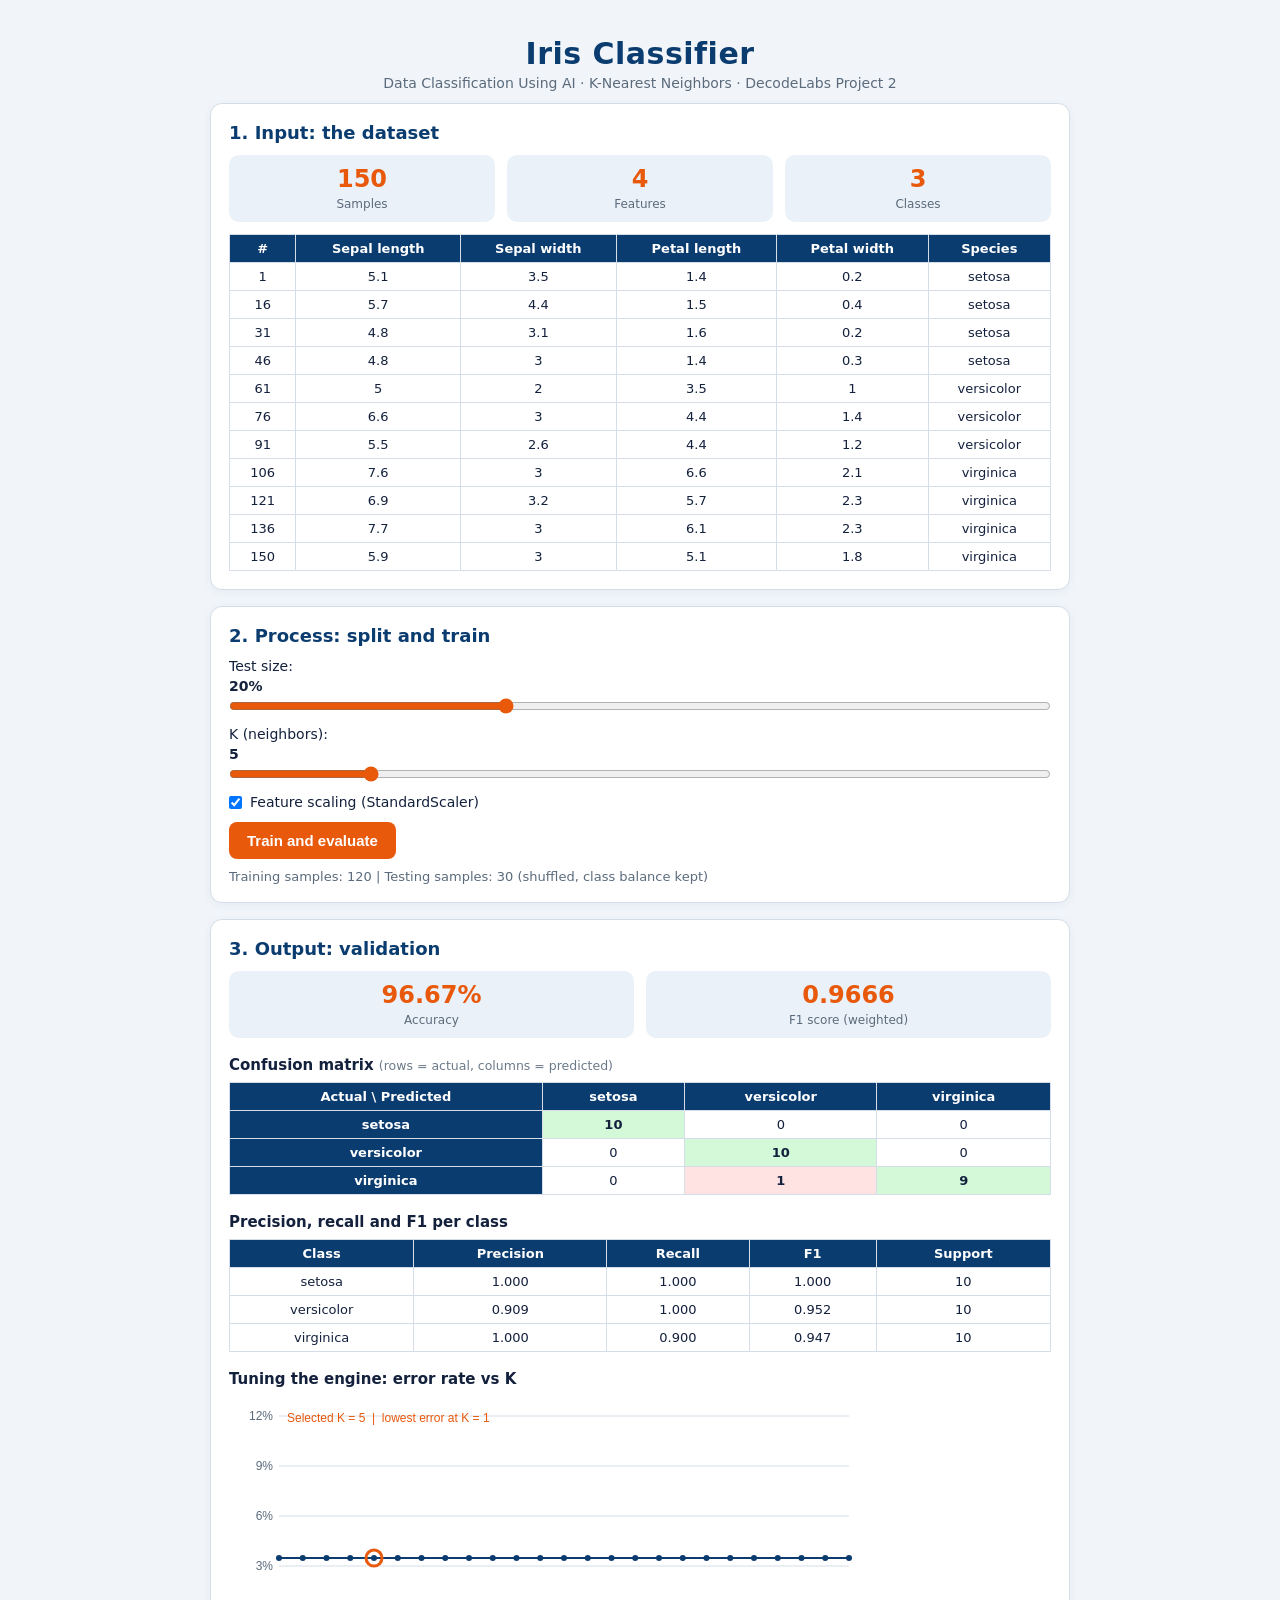
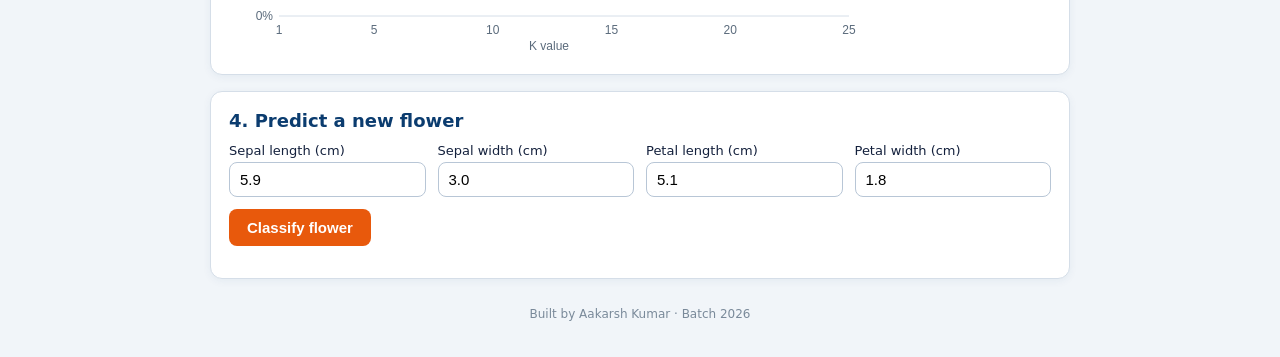
<file: Task-2/index.html>
<!DOCTYPE html>
<html lang="en">
<head>
  <meta charset="UTF-8" />
  <meta name="viewport" content="width=device-width, initial-scale=1.0" />
  <title>Iris Classifier | DecodeLabs Project 2</title>
  <link rel="stylesheet" href="style.css" />
</head>
<body>
  <main class="wrap">
    <header>
      <h1>Iris Classifier</h1>
      <p>Data Classification Using AI · K-Nearest Neighbors · DecodeLabs Project 2</p>
    </header>

    <section class="card">
      <h2>1. Input: the dataset</h2>
      <div class="stats">
        <div><b>150</b><span>Samples</span></div>
        <div><b>4</b><span>Features</span></div>
        <div><b>3</b><span>Classes</span></div>
      </div>
      <div class="table-scroll">
        <table id="preview"></table>
      </div>
    </section>

    <section class="card">
      <h2>2. Process: split and train</h2>
      <div class="controls">
        <label>Test size: <b id="split-label">20%</b>
          <input type="range" id="split" min="10" max="40" step="5" value="20" />
        </label>
        <label>K (neighbors): <b id="k-label">5</b>
          <input type="range" id="k" min="1" max="25" step="1" value="5" />
        </label>
        <label class="check"><input type="checkbox" id="scale" checked /> Feature scaling (StandardScaler)</label>
        <button id="train-btn">Train and evaluate</button>
      </div>
      <p id="split-info" class="note"></p>
    </section>

    <section class="card" id="results" hidden>
      <h2>3. Output: validation</h2>
      <div class="stats">
        <div><b id="acc">-</b><span>Accuracy</span></div>
        <div><b id="f1">-</b><span>F1 score (weighted)</span></div>
      </div>

      <h3>Confusion matrix <small>(rows = actual, columns = predicted)</small></h3>
      <div class="table-scroll"><table id="cm"></table></div>

      <h3>Precision, recall and F1 per class</h3>
      <div class="table-scroll"><table id="report"></table></div>

      <h3>Tuning the engine: error rate vs K</h3>
      <canvas id="k-chart" width="640" height="260"></canvas>
    </section>

    <section class="card">
      <h2>4. Predict a new flower</h2>
      <div class="predict">
        <label>Sepal length (cm) <input type="number" step="0.1" id="f0" value="5.9" /></label>
        <label>Sepal width (cm) <input type="number" step="0.1" id="f1in" value="3.0" /></label>
        <label>Petal length (cm) <input type="number" step="0.1" id="f2" value="5.1" /></label>
        <label>Petal width (cm) <input type="number" step="0.1" id="f3" value="1.8" /></label>
      </div>
      <button id="predict-btn">Classify flower</button>
      <p id="prediction" class="prediction"></p>
    </section>

    <footer>Built by Aakarsh Kumar · Batch 2026</footer>
  </main>

  <script src="data.js"></script>
  <script src="script.js"></script>
</body>
</html>
</file>
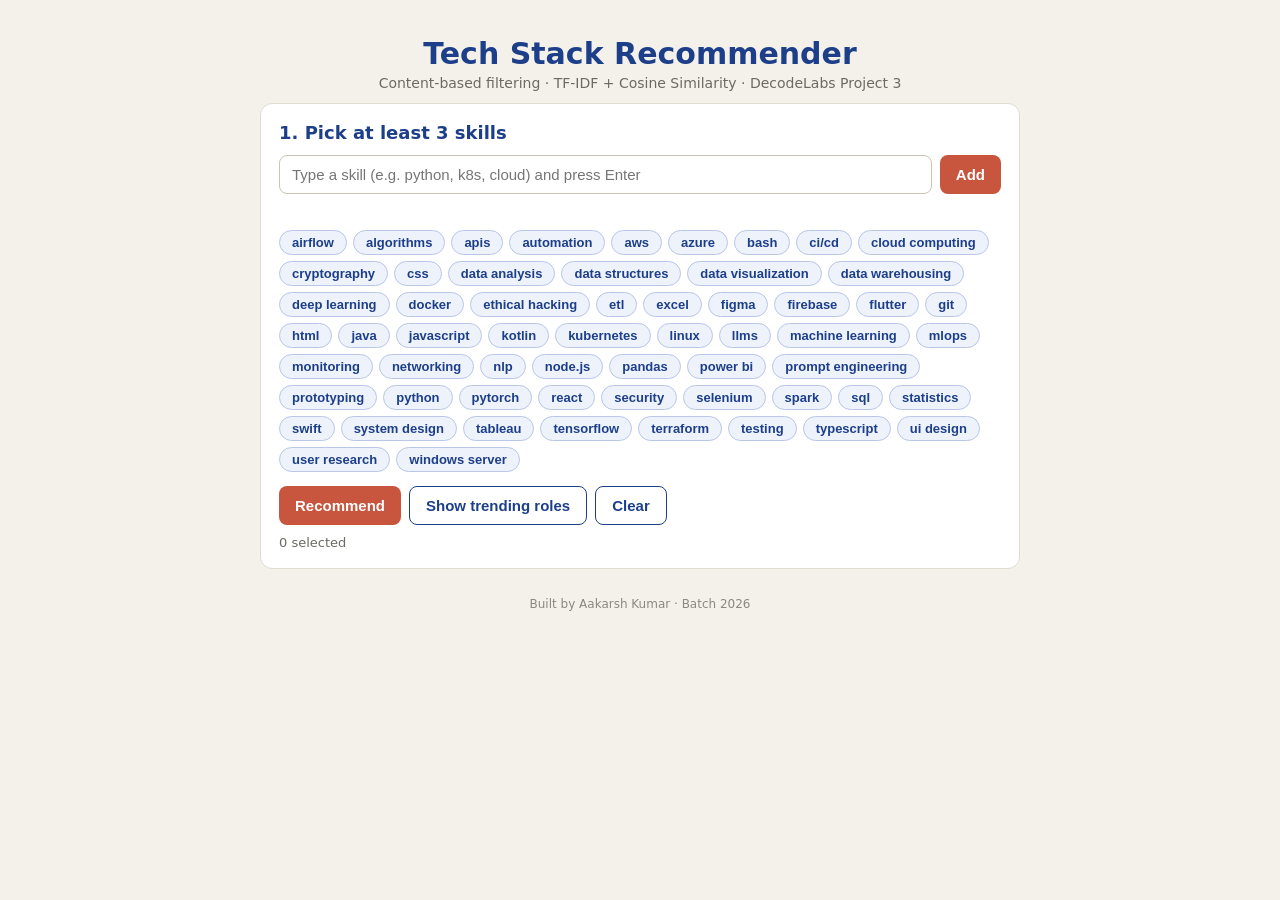
<file: Task-3/index.html>
<!DOCTYPE html>
<html lang="en">
<head>
  <meta charset="UTF-8" />
  <meta name="viewport" content="width=device-width, initial-scale=1.0" />
  <title>Tech Stack Recommender | DecodeLabs Project 3</title>
  <link rel="stylesheet" href="style.css" />
</head>
<body>
  <main class="wrap">
    <header>
      <h1>Tech Stack Recommender</h1>
      <p>Content-based filtering · TF-IDF + Cosine Similarity · DecodeLabs Project 3</p>
    </header>

    <section class="card">
      <h2>1. Pick at least 3 skills</h2>
      <form id="add-form" class="add">
        <input id="skill-input" placeholder="Type a skill (e.g. python, k8s, cloud) and press Enter" autocomplete="off" />
        <button type="submit">Add</button>
      </form>
      <p id="msg" class="msg"></p>
      <div id="chips" class="chips"></div>
      <div class="actions">
        <button id="go">Recommend</button>
        <button id="trending" class="ghost">Show trending roles</button>
        <button id="clear" class="ghost">Clear</button>
      </div>
      <p class="count"><span id="count">0</span> selected</p>
    </section>

    <section class="card" id="results" hidden>
      <h2 id="results-title">Top 3 career paths</h2>
      <div id="list"></div>
    </section>

    <footer>Built by Aakarsh Kumar · Batch 2026</footer>
  </main>
  <script src="data.js"></script>
  <script src="script.js"></script>
</body>
</html>
</file>
<file: Task-2/style.css>
* { box-sizing: border-box; margin: 0; padding: 0; }

body {
  font-family: "Segoe UI", system-ui, sans-serif;
  background: #f1f5f9;
  color: #14213d;
  padding: 16px;
}

.wrap { max-width: 860px; margin: 0 auto; }

header { text-align: center; padding: 20px 0 12px; }
header h1 { font-size: 30px; color: #0b3c6f; letter-spacing: 0.5px; }
header p { color: #5b6b7c; font-size: 14px; margin-top: 4px; }

.card {
  background: #fff;
  border: 1px solid #d5dee8;
  border-radius: 12px;
  padding: 18px;
  margin-bottom: 16px;
  box-shadow: 0 2px 8px rgba(11, 60, 111, 0.06);
}
.card h2 { font-size: 18px; color: #0b3c6f; margin-bottom: 12px; }
.card h3 { font-size: 15px; margin: 18px 0 8px; color: #14213d; }
.card h3 small { font-weight: 400; color: #6b7a8a; }

.stats { display: flex; gap: 12px; flex-wrap: wrap; margin-bottom: 12px; }
.stats div {
  flex: 1;
  min-width: 100px;
  background: #eaf1f8;
  border-radius: 10px;
  padding: 10px;
  text-align: center;
}
.stats b { display: block; font-size: 24px; color: #e8590c; }
.stats span { font-size: 12px; color: #5b6b7c; }

.table-scroll { overflow-x: auto; }
table { border-collapse: collapse; width: 100%; font-size: 13px; }
th, td { border: 1px solid #d5dee8; padding: 6px 10px; text-align: center; white-space: nowrap; }
th { background: #0b3c6f; color: #fff; font-weight: 600; }
td.diag { background: #d3f9d8; font-weight: 700; }
td.off { background: #ffe3e3; font-weight: 700; }

.controls { display: flex; flex-direction: column; gap: 12px; }
.controls label { font-size: 14px; display: flex; flex-direction: column; gap: 4px; }
.controls label.check { flex-direction: row; align-items: center; gap: 8px; }
input[type="range"] { width: 100%; accent-color: #e8590c; }

button {
  background: #e8590c;
  color: #fff;
  border: none;
  border-radius: 8px;
  padding: 10px 18px;
  font-size: 15px;
  font-weight: 600;
  cursor: pointer;
  align-self: flex-start;
}
button:hover { background: #c74a08; }

.note { font-size: 13px; color: #5b6b7c; margin-top: 10px; }

.predict { display: grid; grid-template-columns: repeat(auto-fit, minmax(150px, 1fr)); gap: 12px; margin-bottom: 12px; }
.predict label { font-size: 13px; display: flex; flex-direction: column; gap: 4px; }
.predict input {
  padding: 8px 10px;
  border: 1px solid #b8c6d6;
  border-radius: 8px;
  font-size: 15px;
}
.prediction { margin-top: 14px; font-size: 17px; font-weight: 600; color: #0b3c6f; }
.prediction em { color: #e8590c; font-style: normal; }

canvas { width: 100%; height: auto; max-width: 640px; display: block; }

footer { text-align: center; font-size: 12px; color: #7a8a9a; padding: 12px 0 20px; }
</file>
<file: Task-3/style.css>
* { box-sizing: border-box; margin: 0; padding: 0; }
body { font-family: "Segoe UI", system-ui, sans-serif; background: #f4f1ea; color: #1f2933; padding: 16px; }
.wrap { max-width: 760px; margin: 0 auto; }
header { text-align: center; padding: 20px 0 12px; }
header h1 { font-size: 30px; color: #1d3f8a; }
header p { color: #6b6a63; font-size: 14px; margin-top: 4px; }
.card { background: #fff; border: 1px solid #e0dccf; border-radius: 12px; padding: 18px; margin-bottom: 16px; }
.card h2 { font-size: 18px; color: #1d3f8a; margin-bottom: 12px; }
.add { display: flex; gap: 8px; }
.add input { flex: 1; padding: 10px 12px; border: 1px solid #c9c4b5; border-radius: 8px; font-size: 15px; }
button { background: #c8553d; color: #fff; border: none; border-radius: 8px; padding: 10px 16px; font-size: 15px; font-weight: 600; cursor: pointer; }
button:hover { background: #a9442f; }
button.ghost { background: transparent; color: #1d3f8a; border: 1px solid #1d3f8a; }
.msg { min-height: 20px; font-size: 13px; color: #c8553d; margin: 8px 0; }
.chips { display: flex; flex-wrap: wrap; gap: 6px; margin-bottom: 14px; }
.chip { background: #eef2fb; color: #1d3f8a; border: 1px solid #b9c6e6; border-radius: 999px; padding: 4px 12px; font-size: 13px; cursor: pointer; }
.chip.on { background: #1d3f8a; color: #fff; }
.actions { display: flex; gap: 8px; flex-wrap: wrap; }
.count { font-size: 13px; color: #6b6a63; margin-top: 10px; }
.item { border: 1px solid #e0dccf; border-radius: 10px; padding: 14px; margin-bottom: 12px; }
.item h3 { font-size: 17px; display: flex; justify-content: space-between; gap: 8px; }
.item h3 b { color: #c8553d; }
.bar { height: 8px; background: #eee9dc; border-radius: 4px; margin: 8px 0; overflow: hidden; }
.bar i { display: block; height: 100%; background: #c8553d; }
.item p { font-size: 13px; margin-top: 4px; }
.have { color: #2b7a4b; }
.learn { color: #6b6a63; }
footer { text-align: center; font-size: 12px; color: #8a887f; padding: 12px 0 20px; }
</file>
